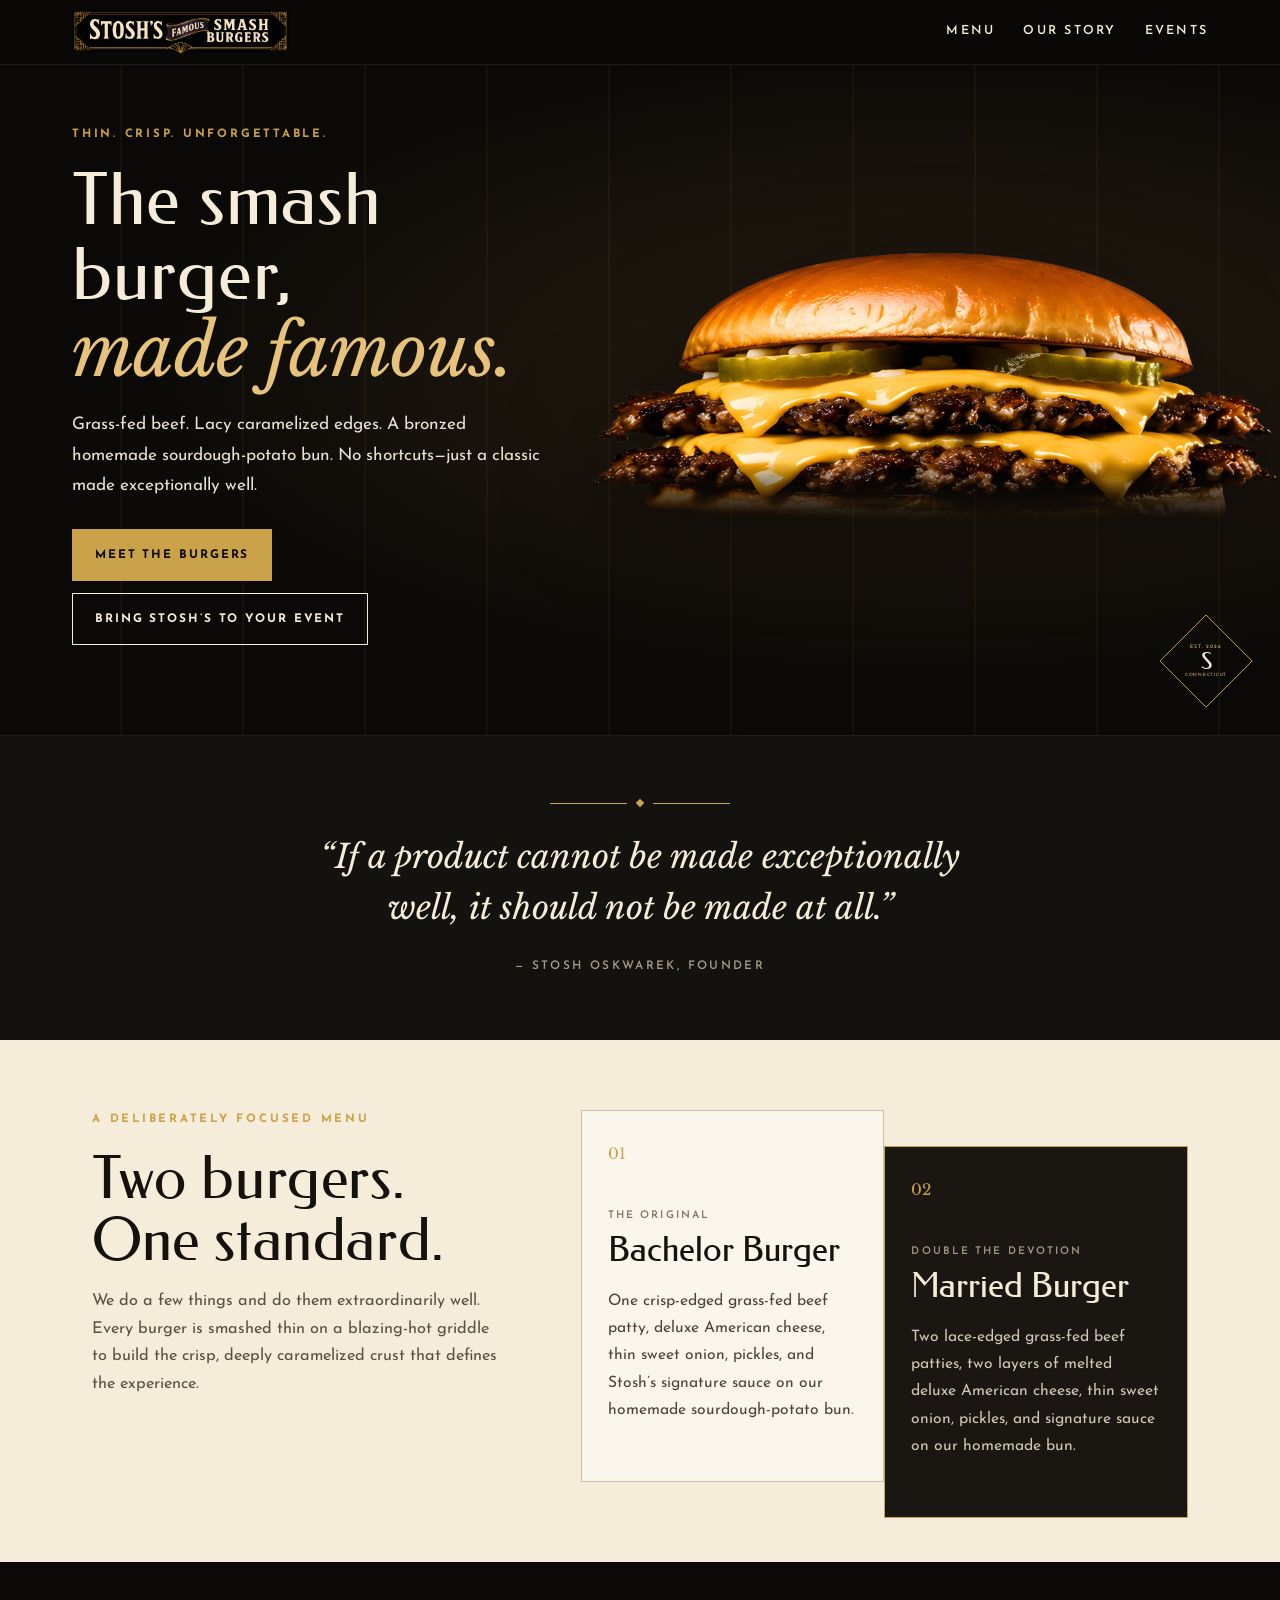
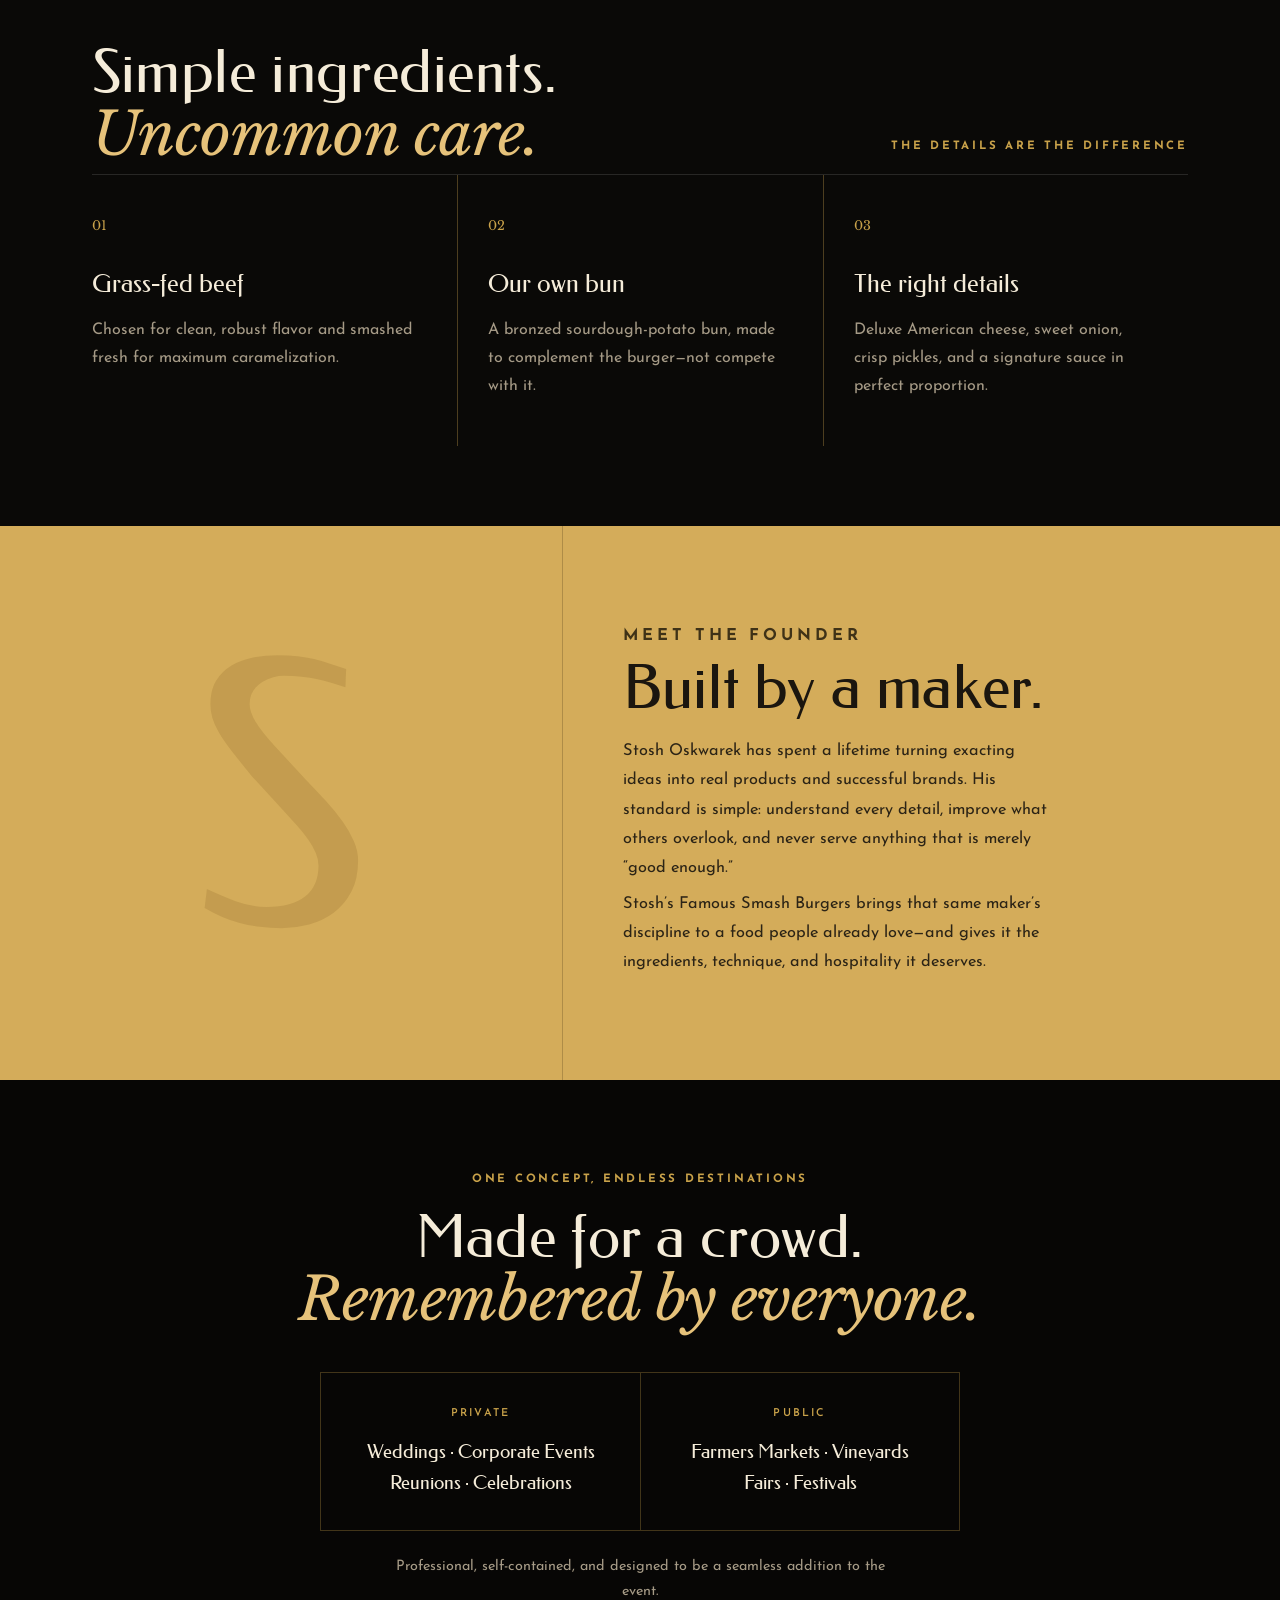
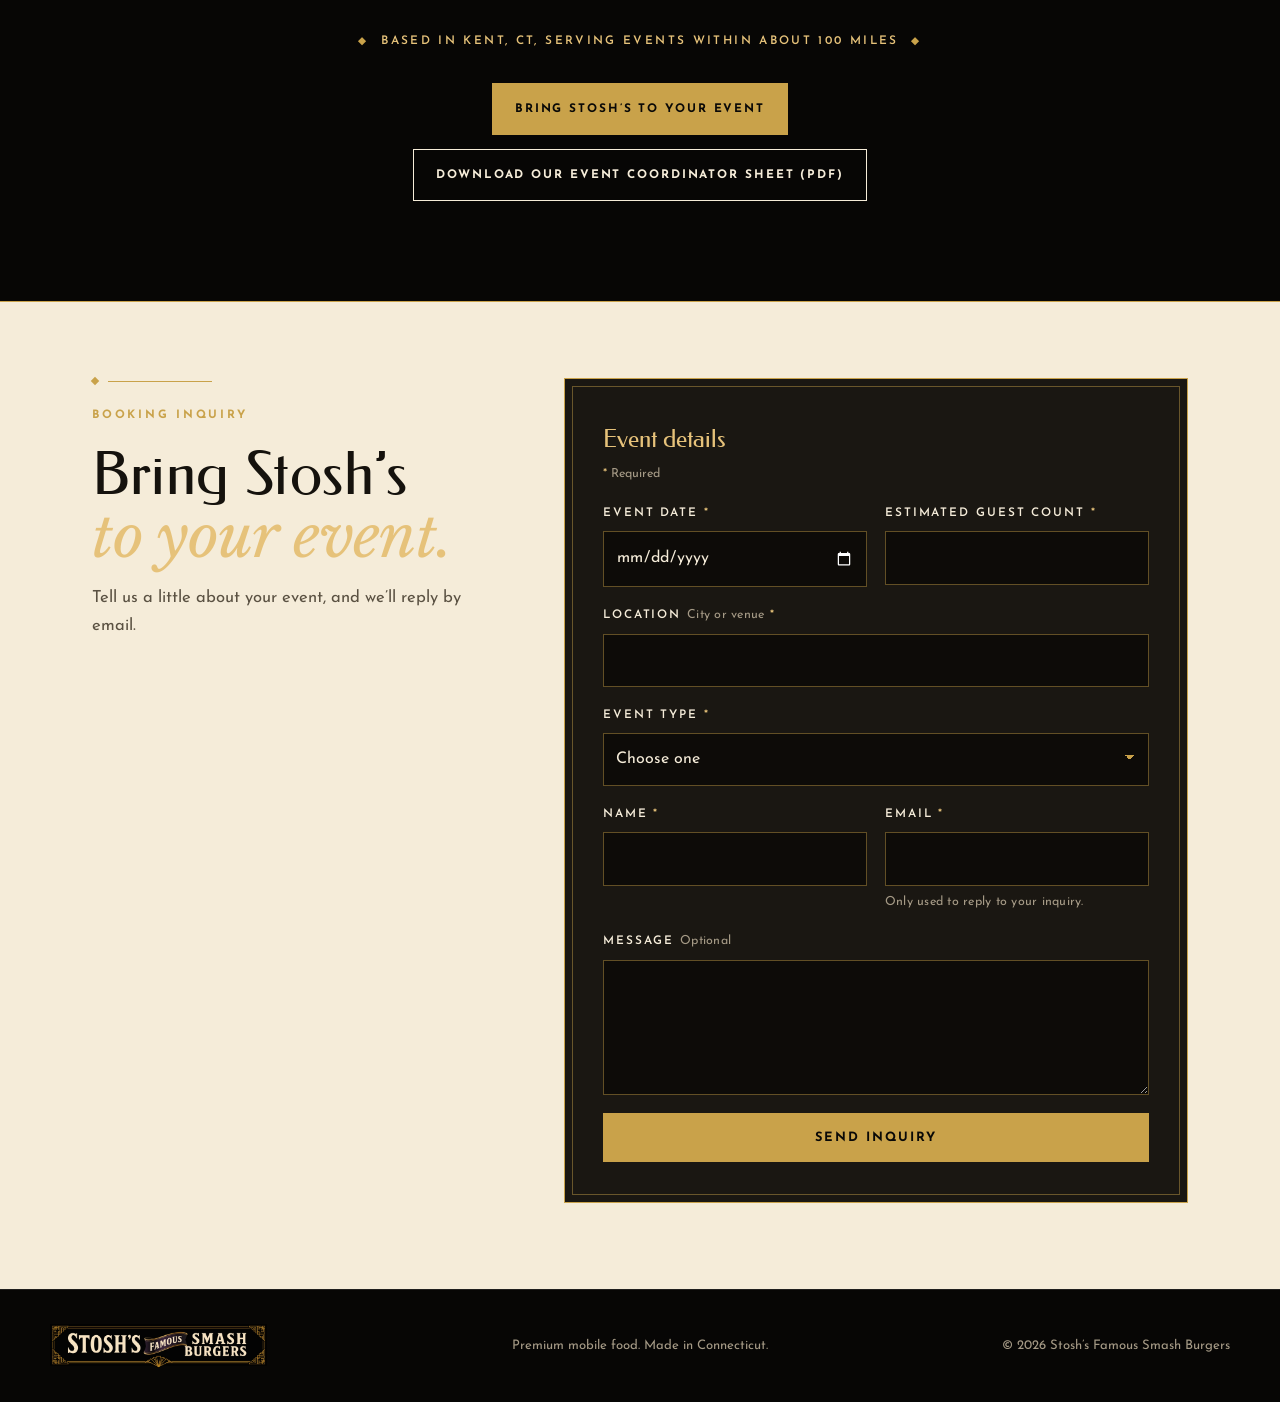
<file: index.html>
<!doctype html>
<html lang="en">
<head>
<meta charset="utf-8">
<meta name="viewport" content="width=device-width,initial-scale=1">
<title>Stosh’s Famous Smash Burgers | The smash burger, made famous.</title>
<meta name="description" content="Thin. Crisp. Unforgettable. Stosh’s Famous Smash Burgers: grass-fed beef, lacy caramelized edges and a bronzed homemade sourdough-potato bun. Premium mobile food for private and public events, made in Connecticut.">
<link rel="canonical" href="https://www.stoshsmashburgers.com/">
<meta name="theme-color" content="#0a0907">
<meta property="og:type" content="website">
<meta property="og:site_name" content="Stosh’s Famous Smash Burgers">
<meta property="og:title" content="Stosh’s Famous Smash Burgers | The smash burger, made famous.">
<meta property="og:description" content="Grass-fed beef. Lacy caramelized edges. A bronzed homemade sourdough-potato bun. Premium mobile food. Made in Connecticut.">
<meta property="og:url" content="https://www.stoshsmashburgers.com/">
<meta property="og:image" content="https://www.stoshsmashburgers.com/assets/stosh-smash-burgers-share.jpg">
<meta property="og:image:width" content="1200">
<meta property="og:image:height" content="630">
<meta property="og:image:alt" content="Stosh’s Famous Smash Burgers logo over a black and gold background with the words: The smash burger, made famous.">
<meta name="twitter:card" content="summary_large_image">
<meta name="twitter:title" content="Stosh’s Famous Smash Burgers | The smash burger, made famous.">
<meta name="twitter:description" content="Grass-fed beef. Lacy caramelized edges. A bronzed homemade sourdough-potato bun. Premium mobile food. Made in Connecticut.">
<meta name="twitter:image" content="https://www.stoshsmashburgers.com/assets/stosh-smash-burgers-share.jpg">
<meta name="twitter:image:alt" content="Stosh’s Famous Smash Burgers logo over a black and gold background with the words: The smash burger, made famous.">
<link rel="icon" href="favicon.ico" sizes="any">
<link rel="icon" type="image/png" sizes="32x32" href="favicon-32.png">
<link rel="apple-touch-icon" href="apple-touch-icon.png">
<link rel="manifest" href="site.webmanifest">
<link rel="preconnect" href="https://fonts.googleapis.com">
<link rel="preconnect" href="https://fonts.gstatic.com" crossorigin>
<link href="https://fonts.googleapis.com/css2?family=Federo&family=Josefin+Sans:wght@400;600;700&family=Libre+Baskerville:ital,wght@0,400;0,700;1,400&display=swap" rel="stylesheet">
<link rel="stylesheet" href="style.css">
<script type="application/ld+json">
{"@context":"https://schema.org","@type":"FoodEstablishment","name":"Stosh’s Famous Smash Burgers","url":"https://www.stoshsmashburgers.com/","image":"https://www.stoshsmashburgers.com/assets/stosh-smash-burgers-share.jpg","logo":"https://www.stoshsmashburgers.com/assets/icon-512.png","description":"Premium mobile food. Made in Connecticut. Smash burgers made with grass-fed beef on a homemade sourdough-potato bun, for weddings, corporate events, reunions, celebrations, farmers markets, vineyards, fairs and festivals.","slogan":"Thin. Crisp. Unforgettable.","servesCuisine":"Burgers","founder":{"@type":"Person","name":"Stosh Oskwarek"},"foundingDate":"2026","foundingLocation":{"@type":"Place","name":"Connecticut"},"address":{"@type":"PostalAddress","addressLocality":"Kent","addressRegion":"CT"},"areaServed":{"@type":"GeoCircle","geoMidpoint":{"@type":"GeoCoordinates","latitude":41.7245,"longitude":-73.4768},"geoRadius":160934},"hasMenu":{"@type":"Menu","hasMenuSection":{"@type":"MenuSection","name":"Burgers","hasMenuItem":[{"@type":"MenuItem","name":"Bachelor Burger","description":"One crisp-edged grass-fed beef patty, deluxe American cheese, thin sweet onion, pickles, and Stosh’s signature sauce on our homemade sourdough-potato bun."},{"@type":"MenuItem","name":"Married Burger","description":"Two lace-edged grass-fed beef patties, two layers of melted deluxe American cheese, thin sweet onion, pickles, and signature sauce on our homemade bun."}]}}}
</script>
</head>
<body>
<a class="skip" href="#menu">Skip to the menu</a>
<header class="top">
  <div class="top-inner">
    <a class="logo" href="#top" aria-label="Stosh’s Famous Smash Burgers, back to top"><img src="assets/stosh-banner.webp" width="1400" height="284" alt="Stosh’s Famous Smash Burgers"></a>
    <nav aria-label="Main"><ul><li><a href="#menu">Menu</a></li><li><a href="#story">Our Story</a></li><li><a href="#events">Events</a></li></ul></nav>
  </div>
</header>
<main>
  <section class="hero" id="top" aria-labelledby="hero-title">
    <div class="hero-inner">
      <div class="hero-copy">
        <p class="eyebrow">Thin. Crisp. Unforgettable.</p>
        <h1 id="hero-title" class="display">The smash burger, <em>made famous.</em></h1>
        <p class="lede">Grass-fed beef. Lacy caramelized edges. A bronzed homemade sourdough-potato bun. No shortcuts—just a classic made exceptionally well.</p>
        <div class="btns"><a class="btn solid" href="#menu">Meet the Burgers</a><a class="btn line" href="#book">Bring Stosh’s to Your Event</a></div>
      </div>
      <div class="hero-art"><img src="assets/hero-smash-burger.webp" width="1400" height="449" fetchpriority="high" alt="A double smash burger with melted American cheese and pickles on a bronzed bun"></div>
    </div>
    <svg class="badge" viewBox="0 0 100 100" role="img" aria-label="Est. 2026, Connecticut"><path d="M50 2 L98 50 L50 98 L2 50 Z" fill="none" stroke="#c9a24a" stroke-width="1"/><text x="50" y="36" text-anchor="middle" fill="#e6c27a" font-family="Josefin Sans,sans-serif" font-size="5.2" letter-spacing=".9">EST. 2026</text><text x="50" y="58" text-anchor="middle" fill="#f5ecd9" font-family="Federo,serif" font-size="24">S</text><text x="50" y="66" text-anchor="middle" fill="#e6c27a" font-family="Josefin Sans,sans-serif" font-size="4.6" letter-spacing=".8">CONNECTICUT</text></svg>
  </section>

  <section class="quote" aria-label="Founder quote">
    <div class="rule" aria-hidden="true"><i></i></div>
    <figure style="margin:0">
      <blockquote>“If a product cannot be made exceptionally well, it should not be made at all.”</blockquote>
      <figcaption><cite>— STOSH OSKWAREK, FOUNDER</cite></figcaption>
    </figure>
  </section>

  <section class="menu" id="menu" aria-labelledby="menu-title">
    <div class="wrap menu-grid">
      <div>
        <p class="eyebrow">A Deliberately Focused Menu</p>
        <h2 id="menu-title" class="display">Two burgers.<br>One standard.</h2>
        <p class="intro">We do a few things and do them extraordinarily well. Every burger is smashed thin on a blazing-hot griddle to build the crisp, deeply caramelized crust that defines the experience.</p>
      </div>
      <div class="cards">
        <article class="card light">
          <p class="num">01</p>
          <p class="kick">The Original</p>
          <h3>Bachelor Burger</h3>
          <p class="desc">One crisp-edged grass-fed beef patty, deluxe American cheese, thin sweet onion, pickles, and Stosh’s signature sauce on our homemade sourdough-potato bun.</p>
        </article>
        <article class="card dark">
          <p class="num">02</p>
          <p class="kick">Double the Devotion</p>
          <h3>Married Burger</h3>
          <p class="desc">Two lace-edged grass-fed beef patties, two layers of melted deluxe American cheese, thin sweet onion, pickles, and signature sauce on our homemade bun.</p>
        </article>
      </div>
    </div>
  </section>

  <section class="details" aria-labelledby="details-title">
    <div class="wrap">
      <div class="details-head">
        <h2 id="details-title" class="display">Simple ingredients. <em>Uncommon care.</em></h2>
        <p class="eyebrow">The Details Are the Difference</p>
      </div>
      <ol class="points">
        <li><p class="num">01</p><h3>Grass-fed beef</h3><p>Chosen for clean, robust flavor and smashed fresh for maximum caramelization.</p></li>
        <li><p class="num">02</p><h3>Our own bun</h3><p>A bronzed sourdough-potato bun, made to complement the burger—not compete with it.</p></li>
        <li><p class="num">03</p><h3>The right details</h3><p>Deluxe American cheese, sweet onion, crisp pickles, and a signature sauce in perfect proportion.</p></li>
      </ol>
    </div>
  </section>

  <section class="founder" id="story" aria-labelledby="story-title">
    <div class="mono" aria-hidden="true">S</div>
    <div class="copy">
      <p class="eyebrow">Meet the Founder</p>
      <h2 id="story-title" class="display">Built by a maker.</h2>
      <p>Stosh Oskwarek has spent a lifetime turning exacting ideas into real products and successful brands. His standard is simple: understand every detail, improve what others overlook, and never serve anything that is merely “good enough.”</p>
      <p>Stosh’s Famous Smash Burgers brings that same maker’s discipline to a food people already love—and gives it the ingredients, technique, and hospitality it deserves.</p>
    </div>
  </section>

  <section class="events" id="events" aria-labelledby="events-title">
    <div class="wrap">
      <p class="eyebrow">One Concept, Endless Destinations</p>
      <h2 id="events-title" class="display">Made for a crowd. <em>Remembered by everyone.</em></h2>
      <div class="ev-grid">
        <div><h3>PRIVATE</h3><p>Weddings · Corporate Events<br>Reunions · Celebrations</p></div>
        <div><h3>PUBLIC</h3><p>Farmers Markets · Vineyards<br>Fairs · Festivals</p></div>
      </div>
      <p class="note">Professional, self-contained, and designed to be a seamless addition to the event.</p>
      <p class="service-area"><span aria-hidden="true">◆</span> Based in Kent, CT, serving events within about 100 miles <span aria-hidden="true">◆</span></p>
      <p class="ev-cta"><a class="btn solid" href="#book">Bring Stosh’s to Your Event</a></p>
      <p class="ev-dl"><a class="btn line" href="/files/stosh-event-coordinators.pdf" target="_blank" rel="noopener" type="application/pdf">Download our event coordinator sheet (PDF)</a></p>
    </div>
  </section>

  <section class="book" id="book" aria-labelledby="book-title">
    <div class="wrap book-grid">
      <div class="book-head">
        <div class="rule left" aria-hidden="true"><i></i></div>
        <p class="eyebrow">Booking Inquiry</p>
        <h2 id="book-title" class="display">Bring Stosh’s <em>to your event.</em></h2>
        <p class="book-lede">Tell us a little about your event, and we’ll reply by email.</p>
      </div>
      <div class="book-card">
        <form id="book-form" method="POST" novalidate aria-labelledby="book-form-title">
          <h3 id="book-form-title" class="form-title">Event details</h3>
          <input type="hidden" name="_subject" value="New booking inquiry - Stosh’s Famous Smash Burgers">
          <div class="honey" aria-hidden="true"><label for="b-gotcha">Leave this empty</label><input id="b-gotcha" type="text" name="_gotcha" tabindex="-1" autocomplete="off"></div>
          <p class="req-note"><span aria-hidden="true">*</span> Required</p>
          <div class="grid2">
            <div class="field"><label for="b-date">Event date <span class="req" aria-hidden="true">*</span></label><input id="b-date" name="event_date" type="date" required aria-describedby="b-date-err"><p class="ferr" id="b-date-err" hidden></p></div>
            <div class="field"><label for="b-guests">Estimated guest count <span class="req" aria-hidden="true">*</span></label><input id="b-guests" name="guest_count" type="number" inputmode="numeric" min="1" max="100000" step="1" required aria-describedby="b-guests-err"><p class="ferr" id="b-guests-err" hidden></p></div>
          </div>
          <div class="field"><label for="b-location">Location <span class="hint">City or venue</span> <span class="req" aria-hidden="true">*</span></label><input id="b-location" name="location" type="text" autocomplete="address-level2" required aria-describedby="b-location-err"><p class="ferr" id="b-location-err" hidden></p></div>
          <div class="field"><label for="b-type">Event type <span class="req" aria-hidden="true">*</span></label>
            <select id="b-type" name="event_type" required aria-describedby="b-type-err">
              <option value="">Choose one</option>
              <optgroup label="Private">
                <option value="Private: Wedding">Wedding</option>
                <option value="Private: Corporate Event">Corporate Event</option>
                <option value="Private: Reunion">Reunion</option>
                <option value="Private: Celebration">Celebration</option>
                <option value="Private: Other">Other private event</option>
              </optgroup>
              <optgroup label="Public">
                <option value="Public: Farmers Market">Farmers Market</option>
                <option value="Public: Vineyard">Vineyard</option>
                <option value="Public: Fair">Fair</option>
                <option value="Public: Festival">Festival</option>
                <option value="Public: Other">Other public event</option>
              </optgroup>
            </select><p class="ferr" id="b-type-err" hidden></p></div>
          <div class="grid2">
            <div class="field"><label for="b-name">Name <span class="req" aria-hidden="true">*</span></label><input id="b-name" name="name" type="text" autocomplete="name" required aria-describedby="b-name-err"><p class="ferr" id="b-name-err" hidden></p></div>
            <div class="field"><label for="b-email">Email <span class="req" aria-hidden="true">*</span></label><input id="b-email" name="email" type="email" autocomplete="email" inputmode="email" required aria-describedby="b-email-hint b-email-err"><span id="b-email-hint" class="hint">Only used to reply to your inquiry.</span><p class="ferr" id="b-email-err" hidden></p></div>
          </div>
          <div class="field"><label for="b-msg">Message <span class="hint">Optional</span></label><textarea id="b-msg" name="message" rows="4"></textarea></div>
          <p class="form-err" id="book-err" role="alert" tabindex="-1" hidden>Sorry, your inquiry didn’t go through. Please check your connection and try again in a moment.</p>
          <p class="form-off" id="book-off" hidden>Online booking inquiries are coming soon.</p>
          <button class="btn solid block" type="submit" disabled aria-disabled="true">Send Inquiry</button>
          <noscript><p class="form-off">Please turn on JavaScript to send a booking inquiry.</p></noscript>
        </form>
        <div class="form-ok" id="book-ok" role="status" tabindex="-1" hidden>
          <div class="rule" aria-hidden="true"><i></i></div>
          <h3 class="display">Thank you.</h3>
          <p>Your inquiry is on its way. We’ll reply by email soon.</p>
        </div>
      </div>
    </div>
  </section>
</main>
<footer>
  <div class="foot">
    <a href="#top" aria-label="Back to top"><img src="assets/stosh-banner.webp" width="1400" height="284" loading="lazy" alt="Stosh’s Famous Smash Burgers"></a>
    <p class="c">Premium mobile food. Made in Connecticut.</p>
    <p class="r">© 2026 Stosh’s Famous Smash Burgers</p>
  </div>
</footer>
<script src="booking.js"></script>
</body>
</html>
</file>
<file: style.css>
:root{--black:#0a0907;--ink:#14120e;--ink-2:#1a1712;--cream:#f5ecd9;--cream-2:#efe3c8;--gold:#c9a24a;--gold-2:#e6c27a;--gold-bg:#d4ac5a;--gold-dk:#8f6b22;--text:#2a241b;--muted:#a59a86;--line:rgba(201,162,74,.35)}
*{box-sizing:border-box}
html{scroll-behavior:smooth;scroll-padding-top:72px}
body{margin:0;background:var(--black);color:var(--cream);font-family:"Libre Baskerville",Georgia,serif;font-size:16px;line-height:1.7;-webkit-text-size-adjust:100%}
img{max-width:100%;height:auto;display:block}
.skip{position:absolute;left:-999px}.skip:focus{left:12px;top:12px;background:var(--gold);color:var(--black);padding:8px 12px;z-index:9}
.eyebrow{font-family:"Josefin Sans",sans-serif;font-weight:700;font-size:.72rem;letter-spacing:.24em;text-transform:uppercase;color:var(--gold);margin:0 0 18px}
.display{font-family:"Federo",serif;font-weight:400;line-height:1.05;margin:0;letter-spacing:.01em}
.display em{display:block;font-family:"Libre Baskerville",serif;font-style:italic;color:var(--gold-2);letter-spacing:-.01em}
.wrap{max-width:1140px;margin:0 auto;padding:0 22px}
.rule{display:flex;align-items:center;gap:10px;justify-content:center;margin:0 auto 26px;width:180px}
.rule::before,.rule::after{content:"";flex:1;height:1px;background:var(--gold)}
.rule i{width:6px;height:6px;background:var(--gold);transform:rotate(45deg);display:block}
/* header */
header.top{position:sticky;top:0;z-index:5;background:rgba(10,9,7,.94);border-bottom:1px solid rgba(255,255,255,.08);backdrop-filter:blur(6px)}
.top-inner{max-width:1180px;margin:0 auto;display:flex;align-items:center;justify-content:space-between;gap:12px;padding:10px 22px}
.logo img{height:44px;width:auto}
nav ul{list-style:none;margin:0;padding:0;display:flex;gap:28px}
nav a{color:var(--cream);text-decoration:none;font-family:"Josefin Sans",sans-serif;font-weight:600;font-size:.78rem;letter-spacing:.18em;text-transform:uppercase;padding:8px 0;display:inline-block}
nav a:hover,nav a:focus{color:var(--gold-2)}
@media (max-width:640px){.top-inner{flex-direction:column;gap:2px;padding:8px 14px 4px}.logo img{height:38px}nav ul{gap:22px}nav a{font-size:.7rem;padding:6px 0}html{scroll-padding-top:96px}}
/* hero */
.hero{position:relative;overflow:hidden;background:radial-gradient(ellipse at 72% 45%,#2a1f12 0%,var(--black) 62%);border-bottom:1px solid rgba(255,255,255,.08)}
.hero::before{content:"";position:absolute;inset:0;background:repeating-linear-gradient(90deg,transparent 0 120px,rgba(201,162,74,.05) 120px 122px);pointer-events:none}
.hero-inner{position:relative;max-width:1180px;margin:0 auto;padding:34px 22px 108px;display:grid;gap:8px}
.hero-art{order:-1;margin:0 -10px}
.hero-art img{width:100%;filter:drop-shadow(0 20px 40px rgba(0,0,0,.6))}
.hero h1{font-size:clamp(2.9rem,12vw,5.6rem)}
.hero .lede{color:#e9e1d2;font-family:"Josefin Sans",sans-serif;font-size:1.08rem;line-height:1.75;max-width:30rem;margin:22px 0 28px}
.btns{display:flex;flex-wrap:wrap;gap:12px}
.btn{display:inline-block;text-decoration:none;padding:15px 22px;font-family:"Josefin Sans",sans-serif;font-weight:700;letter-spacing:.16em;text-transform:uppercase;font-size:.74rem;border:1px solid var(--gold);text-align:center}
.btn.solid{background:var(--gold);color:var(--black)}
.btn.solid:hover,.btn.solid:focus{background:var(--gold-2)}
.btn.line{color:var(--cream);border-color:var(--cream)}
.btn.line:hover,.btn.line:focus{color:var(--gold-2);border-color:var(--gold-2)}
.badge{position:absolute;right:26px;bottom:26px;width:96px;height:96px}
@media (max-width:899px){.badge{width:74px;height:74px;right:14px;bottom:14px}.btns .btn{flex:1 1 100%}}
@media (min-width:900px){.hero-inner{grid-template-columns:.9fr 1.1fr;align-items:center;min-height:620px;padding:60px 22px 90px}.hero h1{font-size:clamp(3.6rem,5.6vw,5rem)}.hero-art{order:2;margin:0 -90px 0 -20px}.hero-art img{transform:scale(1.18);transform-origin:center}}
/* quote */
.quote{background:var(--ink);text-align:center;padding:64px 22px}
.quote blockquote{margin:0 auto;max-width:44rem;font-family:"Libre Baskerville",serif;font-style:italic;font-size:clamp(1.35rem,4.6vw,2.05rem);line-height:1.55;color:var(--cream)}
.quote cite{display:block;margin-top:22px;font-style:normal;font-family:"Josefin Sans",sans-serif;font-weight:600;font-size:.74rem;letter-spacing:.2em;color:var(--muted)}
/* menu */
.menu{background:var(--cream);color:var(--text);padding:70px 0 80px}
.menu-grid{display:grid;gap:36px}
.menu h2{font-size:clamp(2.5rem,9vw,3.7rem);color:#15120d}
.menu .intro{max-width:26rem;font-family:"Josefin Sans",sans-serif;font-size:1.02rem;color:#5a5142;margin:16px 0 0}
.cards{display:grid;gap:0}
.card{padding:30px 26px 56px;min-height:280px}
.card .num{font-family:"Libre Baskerville",serif;color:var(--gold);font-size:.95rem;margin:0 0 40px}
.card .kick{font-family:"Josefin Sans",sans-serif;font-weight:600;font-size:.66rem;letter-spacing:.2em;text-transform:uppercase;margin:0 0 6px}
.card h3{font-family:"Federo",serif;font-weight:400;font-size:clamp(1.8rem,6vw,2.1rem);margin:0 0 18px;line-height:1.15}
.card p.desc{font-family:"Josefin Sans",sans-serif;font-size:.98rem;line-height:1.75;margin:0}
.card.light{background:#fbf6ec;border:1px solid #cdbf9f;color:#4c4436}.card.light .kick{color:#7d725f}.card.light h3{color:#15120d}
.card.dark{background:var(--ink-2);border:1px solid var(--gold);color:#cfc6b4}.card.dark .kick{color:var(--muted)}.card.dark h3{color:var(--cream)}
@media (min-width:900px){.menu-grid{grid-template-columns:.85fr 1.15fr;gap:40px}.cards{grid-template-columns:1fr 1fr}.card.dark{margin-top:36px;margin-bottom:-36px}.card{min-height:330px}}
/* details */
.details{background:var(--black);padding:80px 0}
.details-head{display:flex;flex-wrap:wrap;align-items:flex-end;justify-content:space-between;gap:16px;border-bottom:1px solid rgba(255,255,255,.12);padding-bottom:8px}
.details h2{font-size:clamp(2.5rem,9vw,3.7rem)}
.details-head .eyebrow{margin:0 0 10px}
.points{display:grid;gap:0;list-style:none;margin:0;padding:0}
.points li{padding:34px 0;border-bottom:1px solid var(--line)}
.points .num{font-size:.8rem;color:var(--gold);margin:0 0 26px;font-family:"Libre Baskerville",serif}
.points h3{font-family:"Federo",serif;font-weight:400;font-size:1.55rem;margin:0 0 10px;color:var(--cream)}
.points p{margin:0;font-family:"Josefin Sans",sans-serif;color:var(--muted);line-height:1.75}
@media (min-width:900px){.points{grid-template-columns:repeat(3,1fr)}.points li{border-bottom:0;padding:40px 30px 46px}.points li:first-child{padding-left:0}.points li+li{border-left:1px solid var(--line)}}
/* founder */
.founder{background:var(--gold-bg);color:#1b160f;display:grid;position:relative;overflow:hidden}
.founder .mono{font-family:"Federo",serif;font-size:min(70vw,360px);line-height:1;color:rgba(110,78,20,.16);text-align:center;padding:30px 0 0;user-select:none}
.founder .copy{padding:0 22px 64px;max-width:34rem}
.founder .eyebrow{color:#3f3217}
.founder h2{font-size:clamp(2.6rem,9vw,3.8rem);margin-bottom:16px}
.founder p{font-family:"Josefin Sans",sans-serif;font-size:1.02rem;line-height:1.8;margin:0 0 6px;color:#2c2416}
@media (max-width:899px){.founder .mono{position:absolute;left:-20px;top:-10px;font-size:300px;padding:0}.founder .copy{position:relative;padding-top:64px}}
@media (min-width:900px){.founder{grid-template-columns:44% 56%}.founder .mono{display:flex;align-items:center;justify-content:center;border-right:1px solid rgba(60,45,15,.25);padding:40px 0}.founder .copy{padding:96px 60px}}
/* events */
.events{background:#070605;text-align:center;padding:90px 0 100px}
.events h2{font-size:clamp(2.4rem,9vw,3.7rem);margin-bottom:40px}
.ev-grid{display:grid;max-width:640px;margin:0 auto;border:1px solid rgba(201,162,74,.3)}
.ev-grid div{padding:32px 20px}
.ev-grid div+div{border-top:1px solid rgba(201,162,74,.3)}
.ev-grid h3{font-family:"Josefin Sans",sans-serif;font-weight:600;font-size:.68rem;letter-spacing:.2em;color:var(--gold);margin:0 0 14px}
.ev-grid p{margin:0;font-family:"Federo",serif;font-size:1.2rem;line-height:1.6}
.events .note{font-family:"Josefin Sans",sans-serif;color:var(--muted);font-size:.9rem;margin:24px auto 0;max-width:32rem}
@media (min-width:700px){.ev-grid{grid-template-columns:1fr 1fr}.ev-grid div+div{border-top:0;border-left:1px solid rgba(201,162,74,.3)}}
/* footer */
footer{background:#070605;border-top:1px solid rgba(255,255,255,.1);padding:34px 22px}
.foot{max-width:1180px;margin:0 auto;display:grid;gap:14px;justify-items:center;text-align:center;font-family:"Josefin Sans",sans-serif;font-size:.82rem;color:var(--muted)}
.foot img{height:44px;width:auto}
.foot p{margin:0}
@media (min-width:900px){.foot{grid-template-columns:1fr 1fr 1fr;justify-items:stretch;align-items:center}.foot .c{text-align:center}.foot .r{text-align:right}}
.nf{min-height:80vh;text-align:center;padding:60px 22px;display:flex;flex-direction:column;align-items:center;justify-content:center}
.nf img.mark{max-width:520px;width:100%}
.nf h1{font-size:clamp(2.2rem,8vw,3.4rem);margin:20px 0 10px}
.nf p{font-family:"Josefin Sans",sans-serif;color:var(--muted);margin:0 0 26px}
/* events CTA + booking inquiry */
.ev-cta{margin:30px 0 0}
.ev-dl{margin:14px 0 0}
.book{background:var(--cream);color:var(--text);padding:76px 0 86px;border-top:1px solid var(--gold)}
.book-grid{display:grid;gap:34px}
.book .rule.left{margin:0 0 22px;width:120px}
.book .rule.left::before{display:none}
.book h2{font-size:clamp(2.4rem,9vw,3.7rem);color:#15120d}
.book-lede{font-family:"Josefin Sans",sans-serif;font-size:1.04rem;color:#5a5142;max-width:24rem;margin:16px 0 0}
.book-card{background:var(--ink-2);color:var(--cream);border:1px solid var(--gold);outline:1px solid rgba(201,162,74,.45);outline-offset:-9px;padding:30px 22px 32px}
.form-title{font-family:"Federo",serif;font-weight:400;font-size:1.5rem;color:var(--gold-2);margin:0 0 4px}
.req-note{font-family:"Josefin Sans",sans-serif;font-size:.78rem;color:var(--muted);margin:0 0 18px}
.req,.req-note span{color:var(--gold-2)}
.grid2{display:grid;gap:0 18px}
@media (min-width:640px){.grid2{grid-template-columns:1fr 1fr}}
.field{margin:0 0 18px;display:flex;flex-direction:column}
.field label{font-family:"Josefin Sans",sans-serif;font-weight:600;font-size:.74rem;letter-spacing:.16em;text-transform:uppercase;color:var(--cream);margin:0 0 8px}
.field .hint,.book .hint{font-family:"Josefin Sans",sans-serif;font-weight:400;font-size:.78rem;letter-spacing:.02em;text-transform:none;color:var(--muted)}
.field>.hint{margin-top:6px}
.field input,.field select,.field textarea{width:100%;font:inherit;font-family:"Josefin Sans",sans-serif;font-size:16px;color:var(--cream);background:#0d0b08;border:1px solid rgba(201,162,74,.45);border-radius:0;padding:12px 12px;min-height:48px;-webkit-appearance:none;appearance:none}
.field input[type=date]{min-height:48px;color-scheme:dark}
.field select{background-image:linear-gradient(45deg,transparent 50%,#c9a24a 50%),linear-gradient(135deg,#c9a24a 50%,transparent 50%);background-position:calc(100% - 18px) 21px,calc(100% - 13px) 21px;background-size:5px 5px;background-repeat:no-repeat;padding-right:36px}
.field select option,.field select optgroup{background:#14120e;color:var(--cream)}
.field textarea{resize:vertical;min-height:110px}
.field input:focus,.field select:focus,.field textarea:focus{outline:2px solid var(--gold-2);outline-offset:1px;border-color:var(--gold-2)}
.field [aria-invalid=true]{border-color:#e07a5f}
.ferr{margin:6px 0 0;font-family:"Josefin Sans",sans-serif;font-size:.85rem;color:#f0a58f}
.honey{position:absolute!important;left:-9999px;width:1px;height:1px;overflow:hidden}
.btn.block{display:block;width:100%;font-size:.8rem;padding:17px 22px;cursor:pointer}
.btn[disabled]{opacity:.45;cursor:not-allowed}
.form-err{border:1px solid #e07a5f;color:#f6c1b2;background:rgba(224,122,95,.08);padding:12px 14px;font-family:"Josefin Sans",sans-serif;margin:0 0 16px}
.form-off{font-family:"Josefin Sans",sans-serif;color:var(--muted);font-size:.9rem;text-align:center;margin:0 0 14px}
.form-ok{text-align:center;padding:40px 10px}
.form-ok h3{font-size:2.4rem;color:var(--cream);margin:0 0 10px}
.form-ok p{font-family:"Josefin Sans",sans-serif;color:#cfc6b4;margin:0}
.form-ok:focus{outline:none}
@media (min-width:900px){.book-grid{grid-template-columns:.8fr 1.2fr;gap:56px;align-items:start}.book-head{position:sticky;top:110px}.book-card{padding:40px 38px 40px}}
.service-area{margin:26px auto 0;font-family:"Josefin Sans",sans-serif;font-weight:600;font-size:.74rem;letter-spacing:.2em;text-transform:uppercase;color:var(--gold-2);max-width:48rem;line-height:1.9}
.service-area span{font-size:.6rem;color:var(--gold);margin:0 6px;vertical-align:middle}
</file>
